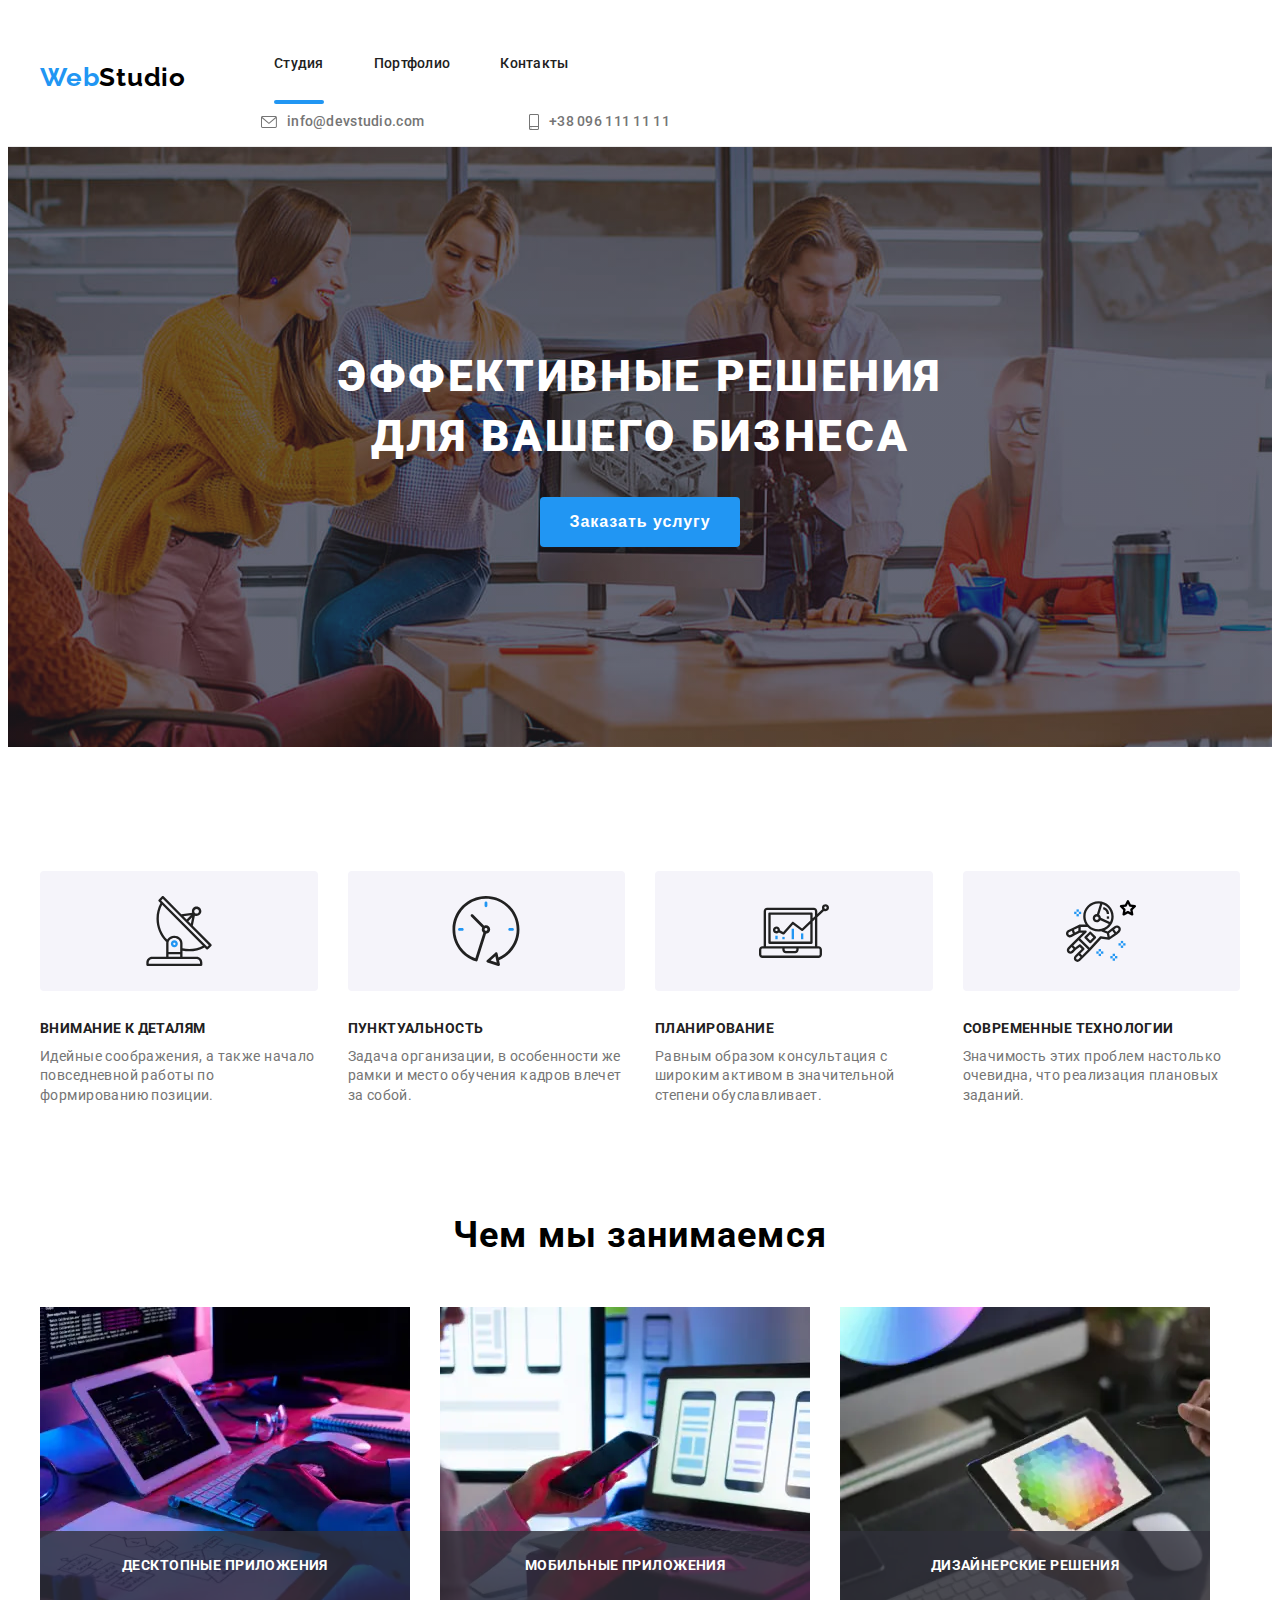
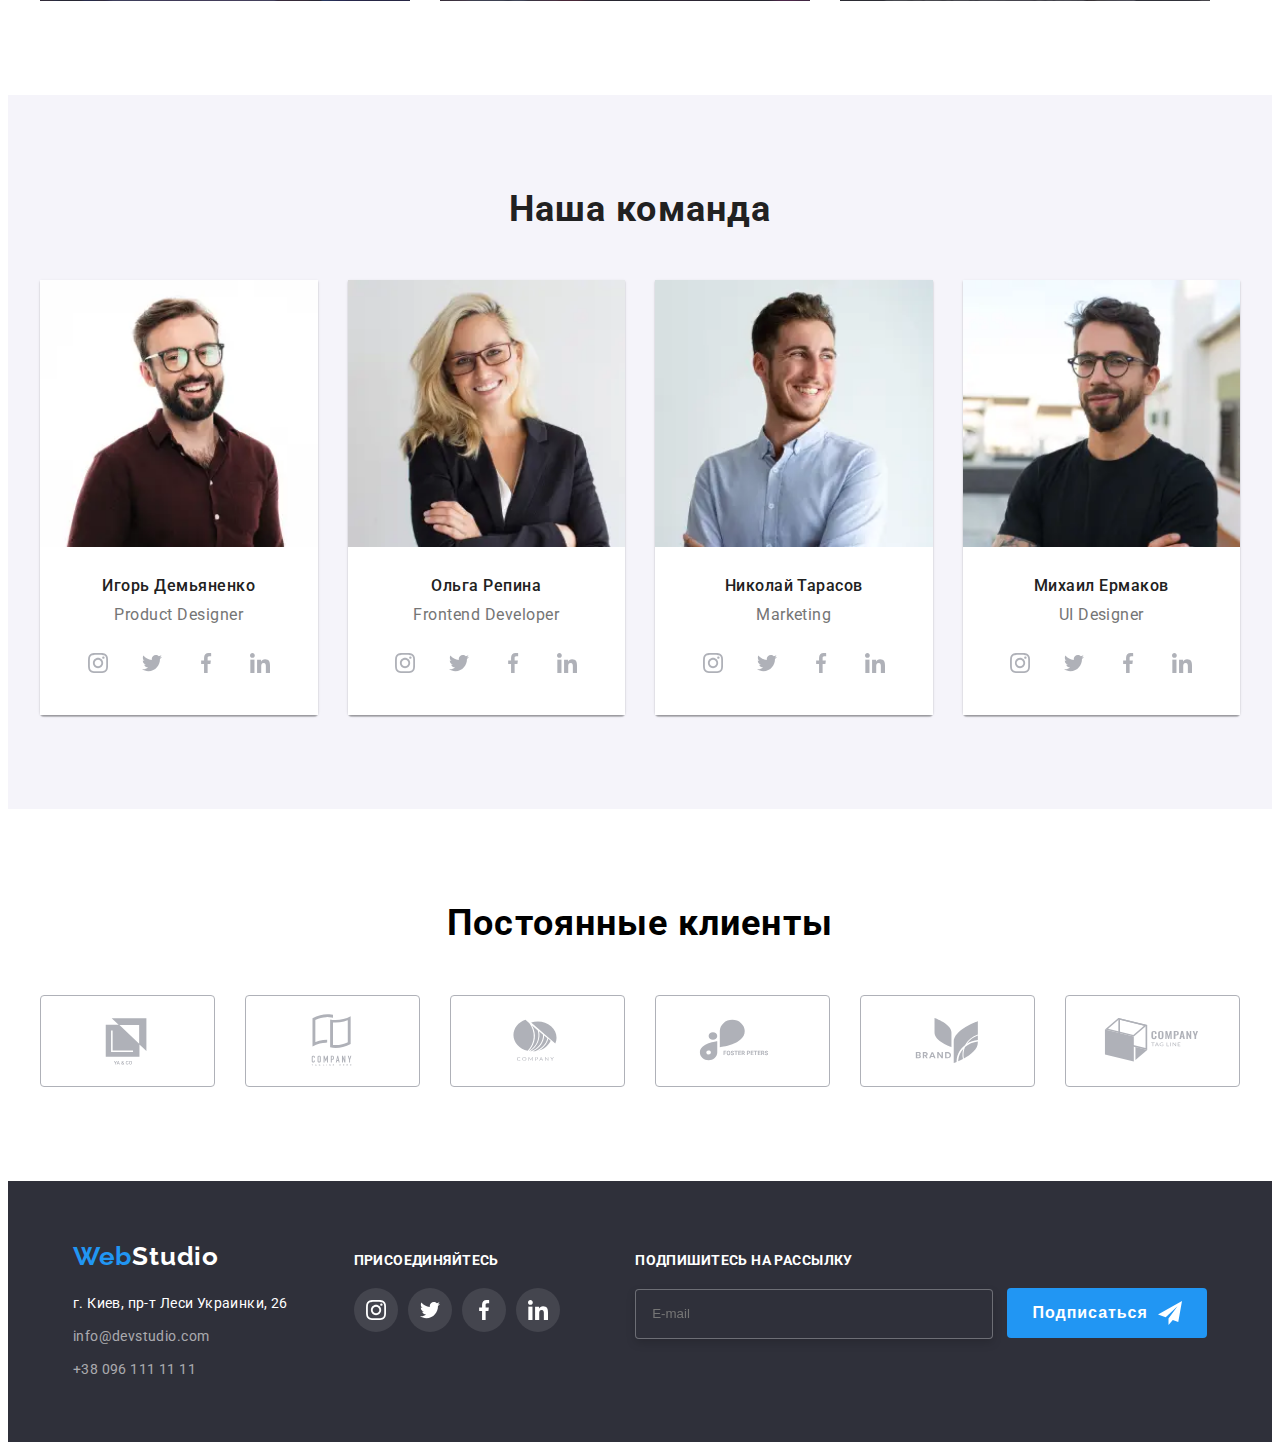
<file: index.html>
<!DOCTYPE html>
<html lang="ru">

<head>
  <meta charset="UTF-8" />
  <meta http-equiv="X-UA-Compatible" content="IE=edge" />
  <meta name="viewport" content="width=device-width, initial-scale=1.0" />
  <title>Document</title>
  <link rel="preconnect" href="https://fonts.googleapis.com" />
  <link rel="preconnect" href="https://fonts.gstatic.com" crossorigin />
  <link href="https://fonts.googleapis.com/css2?family=Raleway:wght@700&family=Roboto:wght@400;500;700;900&display=swap"
    rel="stylesheet" />
  <link rel="stylesheet" href="https://cdnjs.cloudflare.com/ajax/libs/modern-normalize/1.1.0/modern-normalize.min.css"
    integrity="sha512-wpPYUAdjBVSE4KJnH1VR1HeZfpl1ub8YT/NKx4PuQ5NmX2tKuGu6U/JRp5y+Y8XG2tV+wKQpNHVUX03MfMFn9Q=="
    crossorigin="anonymous" referrerpolicy="no-referrer" />
  <link rel="stylesheet" href="./css/main.min.css" />
 </head>

<body>
  <header class="header block">
    <div class="container container__header">
      <a class="logo" href="./index.html" lang="en"><span class="web">Web</span>Studio</a>
      
      <button type="button is-open" class="menu-open" data-menu-open>
        <svg class="menu-open__icon" width="24" height="16">
          <use href="./sprite.svg#icon-menu_mobile"></use></svg>>
      </button>
      <div class="mobile-menu" data-menu>
        <button type="button" class="menu-close" data-menu-close>
          <svg class="menu-close__icon" width="19" height="19">
            <use href="./sprite.svg#icon-Close"></use></svg>
        </button>
            <nav class="header-nav">
        
          <ul class="menu-list">
            <li class="menu-list__item">
              <a class="menu-list__link menu-list__link--current" href="./index.html">Студия</a>
            </li>
            <li class="menu-list__item">
              <a class="menu-list__link" href="./portfolio.html">Портфолио</a>
            </li>
            <li class="menu-list__item">
              <a class="menu-list__link" href="">Контакты</a>
            </li>
          </ul>
        </nav>
      
        <ul class="contacts-list">
        <li class="contacts-item"><a href="mailto:info@devstudio.com" lang="en" class="contacts-link-dark"><svg
              class="contacts-icon" width="16px" height="12px">
              <use href="./sprite.svg#icon-envelope">
              </use>
            </svg>info@devstudio.com</a></li>

        <li class="contacts-item"><a href="tel:+380961111111" class="contacts-link-dark"><svg class="contacts-icon"
              width="10px" height="16px">
              <use href="./sprite.svg#icon-smartphone">
              </use>
            </svg>+38 096 111 11 11</a></li>
            </ul>
            <ul class="menu-socials">
              <li class="menu-socials__item"><a class="menu-socials__link">Instagram</a></li>
              <li class="menu-socials__item"><a class="menu-socials__link">Twitter</a></li>
              <li class="menu-socials__item"><a class="menu-socials__link">Facebook</a></li>
              <li class="menu-socials__item"><a class="menu-socials__link">LinkedIn</a></li>
            </ul>
      </div>
  </div>
  </header>


  <main>
    <section class="hero block">
      <div class="container">
        <h1 class="hero-title">Эффективные решения для вашего бизнеса</h1>
        <button class="header-btn" type="button" data-modal-open>Заказать услугу</button>
    </section>
    <section class="section block">
      <div class="container">
        <h2 class="visually-hidden">Наши приемущества</h2>
        <ul class="section-list">
          <li class="section-item">
            <div class="section-icons">
              <svg class="section-icon" width="70" height="70">
                <use href="./sprite.svg#icon-antenna"></use>
              </svg>
            </div>
            <h3 class="section-title">Внимание к деталям</h3>
            <p class="after-title">
              Идейные соображения, а также начало повседневной работы по формированию позиции.
            </p>
          </li>
          <li class="section-item">
            <div class="section-icons">
              <svg class="section-icon" width="70" height="70">
                <use href="./sprite.svg#icon-clock"></use>
              </svg>
            </div>
            <h3 class="section-title">Пунктуальность</h3>
            <p class="after-title">
              Задача организации, в особенности же рамки и место обучения кадров влечет за собой.
            </p>
          </li>
          <li class="section-item">
            <div class="section-icons">
              <svg class="section-icon" width="70" height="70">
                <use href="./sprite.svg#icon-diagram"></use>
              </svg>
            </div>
            <h3 class="section-title">Планирование</h3>
            <p class="after-title">
              Равным образом консультация с широким активом в значительной степени обуславливает.
            </p>
          </li>
          <li class="section-item">
            <div class="section-icons">
              <svg class="section-icon" width="70" height="70">
                <use href="./sprite.svg#icon-vector4"></use>
              </svg>
            </div>
            <h3 class="section-title">Современные технологии</h3>
            <p class="after-title">
              Значимость этих проблем настолько очевидна, что реализация плановых заданий.
            </p>
          </li>
        </ul>
      </div>
    </section>
    <section class="section direction block">
      <div class="container">
        <h2 class="pre-title">Чем мы занимаемся</h2>
        <ul class="directions list">
          <li class="directions-item">
            <picture>
              <source
                srcset="./images/occupation/occ-1-desktop.webp 1x, ./images/occupation/occ-1-desktop@2x.webp 2x"
                type="image/webp"
              />
              <source
                srcset="./images/occupation/occ-1-desktop.jpg 1x, ./images/occupation/occ-1-desktop@2x.jpg 2x"
              />
              <img src="#" alt="Ппрограммист работающий за столом" width="370" height="294" />
            </picture>
            <p class="info-text">Десктопные приложения</p>
          </li>
          <li class="directions-item">
            <picture>
              <source
                srcset="./images/occupation/occ-2-desktop.webp 1x, ./images/occupation/occ-2-desktop@2x.webp 2x"
                type="image/webp"
              />
              <source
                srcset="./images/occupation/occ-2-desktop.jpg 1x, ./images/occupation/occ-2-desktop@2x.jpg 2x"
              />
              <img src="#" alt="Веб-дизайнер разрабатывает приложения смартфонов" width="370" height="294" />
            </picture>
            <p class="info-text">Мобильные приложения</p>
          </li>
          <li class="directions-item">
            <picture>
              <source
                srcset="./images/occupation/occ-3-desktop.webp 1x, ./images/occupation/occ-3-desktop@2x.webp 2x"
                type="image/webp"
              />
              <source
                srcset="./images/occupation/occ-3-desktop.jpg 1x, ./images/occupation/occ-3-desktop@2x.jpg 2x"
              />
              <img src="#" alt="Выбор цветов на графическом планшете" width="370" height="294" />
            </picture>
            <p class="info-text">Дизайнерские решения</p>
          </li>
        </ul>
    </section>
    </div>
    <section class="section comand block">
      <div class="container">
        <h2 class="comand-pre-title">Наша команда</h2>
        <ul class="comand-list list">

          <li class="comand-item">
            <picture>
              <source
                media="(max-width: 767px)"
                srcset="./images/team/team-1.webp 1x, ./images/team/team-1@2x.webp 2x"
                type="image/webp"
              />
              <source
                media="(max-width: 767px)"
                srcset="./images/team/team-1.jpg 1x, ./images/team/team-1@2x.jpg 2x"
              />
              <source
                media="(max-width: 1199px)"
                srcset="./images/team/team-1-tablet.webp 1x, ./images/team/team-1-tablet@2x.webp 2x"
                type="image/webp"
              />
              <source
                media="(max-width: 1199px)"
                srcset="./images/team/team-1-tablet.jpg 1x, ./images/team/team-1-tablet@2x.jpg 2x"
              />
              <source
                media="(min-width: 1200px)"
                srcset="./images/team/team-1-desktop.webp 1x, ./images/team/team-1-desktop@2x.webp 2x"
                type="image/webp"
              />
              <source
                media="(min-width: 1200px)"
                srcset="./images/team/team-1-desktop.jpg 1x, ./images/team/team-1-desktop@2x.jpg 2x"
              />
              <img src="#" alt="Игорь Демьяненко Product Designer" />
            </picture>
            <div class="comands">
              <h3 class="comand-title">Игорь Демьяненко</h3>
              <p class="comand-text">Product Designer</p>
              <ul class="comand-social social-list">
                <li class="social-item">
                  <a href="" class="social-link">
                    <svg class="social-icon" width="20" height="20">
                      <use href="./sprite.svg#icon-instagram"></use>
                    </svg>
                  </a>
                </li>
                <li class="social-item">
                  <a href="" class="social-link">
                    <svg class="social-icon" width="20" height="20">
                      <use href="./sprite.svg#icon-twitter"></use>
                    </svg>
                  </a>
                </li>
                <li class="social-item">
                  <a href="" class="social-link">
                    <svg class="social-icon" width="20" height="20">
                      <use href="./sprite.svg#icon-facebook"></use>
                    </svg>
                  </a>
                </li>
                <li class="social-item">
                  <a href="" class="social-link">
                    <svg class="social-icon" width="20" height="20">
                      <use href="./sprite.svg#icon-linkedin"></use>
                    </svg>
                  </a>
                </li>
              </ul>
            </div>
          </li>
          <li class="comand-item">
            <picture>
              <source
                media="(max-width: 767px)"
                srcset="./images/team/team-2.webp 1x, ./images/team/team-2@2x.webp 2x"
                type="image/webp"
              />
              <source
                media="(max-width: 767px)"
                srcset="./images/team/team-2.jpg 1x, ./images/team/team-2@2x.jpg 2x"
              />
              <source
                media="(max-width: 1199px)"
                srcset="./images/team/team-2-tablet.webp 1x, ./images/team/team-2-tablet@2x.webp 2x"
                type="image/webp"
              />
              <source
                media="(max-width: 1199px)"
                srcset="./images/team/team-2-tablet.jpg 1x, ./images/team/team-2-tablet@2x.jpg 2x"
              />
              <source
                media="(min-width: 1200px)"
                srcset="./images/team/team-2-desktop.webp 1x, ./images/team/team-2-desktop@2x.webp 2x"
                type="image/webp"
              />
              <source
                media="(min-width: 1200px)"
                srcset="./images/team/team-2-desktop.jpg 1x, ./images/team/team-2-desktop@2x.jpg 2x"
              />
              <img src="#" alt="Ольга Репина Frontend Developer" />
            </picture>
            <div class="comands">
              <h3 class="comand-title">Ольга Репина</h3>
              <p class="comand-text">Frontend Developer</p>
              <ul class="comand-social social-list">
                <li class="social-item">
                  <a href="" class="social-link">
                    <svg class="social-icon" width="20" height="20">
                      <use href="./sprite.svg#icon-instagram"></use>
                    </svg>
                  </a>
                </li>
                <li class="social-item">
                  <a href="" class="social-link">
                    <svg class="social-icon" width="20" height="20">
                      <use href="./sprite.svg#icon-twitter"></use>
                    </svg>
                  </a>
                </li>
                <li class="social-item">
                  <a href="" class="social-link">
                    <svg class="social-icon" width="20" height="20">
                      <use href="./sprite.svg#icon-facebook"></use>
                    </svg>
                  </a>
                </li>
                <li class="social-item">
                  <a href="" class="social-link">
                    <svg class="social-icon" width="20" height="20">
                      <use href="./sprite.svg#icon-linkedin"></use>
                    </svg>
                  </a>
                </li>
              </ul>
            </div>
          </li>
          <li class="comand-item">
            <picture>
              <source
                media="(max-width: 767px)"
                srcset="./images/team/team-3.webp 1x, ./images/team/team-3@2x.webp 2x"
                type="image/webp"
              />
              <source
                media="(max-width: 767px)"
                srcset="./images/team/team-3.jpg 1x, ./images/team/team-3@2x.jpg 2x"
              />
              <source
                media="(max-width: 1199px)"
                srcset="./images/team/team-3-tablet.webp 1x, ./images/team/team-3-tablet@2x.webp 2x"
                type="image/webp"
              />
              <source
                media="(max-width: 1199px)"
                srcset="./images/team/team-3-tablet.jpg 1x, ./images/team/team-3-tablet@2x.jpg 2x"
              />
              <source
                media="(min-width: 1200px)"
                srcset="./images/team/team-3-desktop.webp 1x, ./images/team/team-3-desktop@2x.webp 2x"
                type="image/webp"
              />
              <source
                media="(min-width: 1200px)"
                srcset="./images/team/team-3-desktop.jpg 1x, ./images/team/team-3-desktop@2x.jpg 2x"
              />
              <img src="#" alt="Николай Тарасов Marketing" />
            </picture>
            <div class="comands">
              <h3 class="comand-title">Николай Тарасов</h3>
              <p class="comand-text">Marketing</p>
              <ul class="comand-social social-list">
                <li class="social-item">
                  <a href="" class="social-link">
                    <svg class="social-icon" width="20" height="20">
                      <use href="./sprite.svg#icon-instagram"></use>
                    </svg>
                  </a>
                </li>
                <li class="social-item">
                  <a href="" class="social-link">
                    <svg class="social-icon" width="20" height="20">
                      <use href="./sprite.svg#icon-twitter"></use>
                    </svg>
                  </a>
                </li>
                <li class="social-item">
                  <a href="" class="social-link">
                    <svg class="social-icon" width="20" height="20">
                      <use href="./sprite.svg#icon-facebook"></use>
                    </svg>
                  </a>
                </li>
                <li class="social-item">
                  <a href="" class="social-link">
                    <svg class="social-icon" width="20" height="20">
                      <use href="./sprite.svg#icon-linkedin"></use>
                    </svg>
                  </a>
                </li>
              </ul>
            </div>
          </li>
          <li class="comand-item">
            <picture>
              <source
                media="(max-width: 767px)"
                srcset="./images/team/team-4.webp 1x, ./images/team/team-4@2x.webp 2x"
                type="image/webp"
              />
              <source
                media="(max-width: 767px)"
                srcset="./images/team/team-4.jpg 1x, ./images/team/team-4@2x.jpg 2x"
              />
              <source
                media="(max-width: 1199px)"
                srcset="./images/team/team-4-tablet.webp 1x, ./images/team/team-4-tablet@2x.webp 2x"
                type="image/webp"
              />
              <source
                media="(max-width: 1199px)"
                srcset="./images/team/team-4-tablet.jpg 1x, ./images/team/team-4-tablet@2x.jpg 2x"
              />
              <source
                media="(min-width: 1200px)"
                srcset="./images/team/team-4-desktop.webp 1x, ./images/team/team-4-desktop@2x.webp 2x"
                type="image/webp"
              />
              <source
                media="(min-width: 1200px)"
                srcset="./images/team/team-4-desktop.jpg 1x, ./images/team/team-4-desktop@2x.jpg 2x"
              />
              <img src="#" alt="Михаил Ермаков UI Designer" />
            </picture>
            <div class="comands">
              <h3 class="comand-title">Михаил Ермаков</h3>
              <p class="comand-text">UI Designer</p>
              <ul class="comand-social social-list">
                <li class="social-item">
                  <a href="" class="social-link">
                    <svg class="social-icon" width="20" height="20">
                      <use href="./sprite.svg#icon-instagram"></use>
                    </svg>
                  </a>
                </li>
                <li class="social-item">
                  <a href="" class="social-link">
                    <svg class="social-icon" width="20" height="20">
                      <use href="./sprite.svg#icon-twitter"></use>
                    </svg>
                  </a>
                </li>
                <li class="social-item">
                  <a href="" class="social-link">
                    <svg class="social-icon" width="20" height="20">
                      <use href="./sprite.svg#icon-facebook"></use>
                    </svg>
                  </a>
                </li>
                <li class="social-item">
                  <a href="" class="social-link">
                    <svg class="social-icon" width="20" height="20">
                      <use href="./sprite.svg#icon-linkedin"></use>
                    </svg>
                  </a>
                </li>
              </ul>
            </div>
          </li>
        </ul>
      </div>
    </section>
    </div>
    <section class="section clients block">
      <div class="container">
        <h2 class="clients-title">Постоянные клиенты</h2>
        <ul class="clients-list">
          <li class="clients-item">
            <a href="" class="clients-icons">
              <svg class="clients-icon" width="106" height="60">
                <use href="./sprite.svg#icon-logo1"></use>
              </svg></a>
          </li>
          <li class="clients-item">
            <a href="" class="clients-icons">
              <svg class="clients-icon" width="106" height="60">
                <use href="./sprite.svg#icon-logo2"></use>
              </svg></a>
          </li>
          <li class="clients-item">
            <a href="" class="clients-icons">
              <svg class="clients-icon" width="106" height="60">
                <use href="./sprite.svg#icon-logo3"></use>
              </svg></a>
          </li>
          <li class="clients-item">
            <a href="" class="clients-icons">
              <svg class="clients-icon" width="106" height="60">
                <use href="./sprite.svg#icon-logo4"></use>
              </svg></a>
          </li>
          <li class="clients-item">
            <a href="" class="clients-icons">
              <svg class="clients-icon" width="106" height="60">
                <use href="./sprite.svg#icon-logo5"></use>
              </svg></a>
          </li>
          <li class="clients-item">
            <a href="" class="clients-icons">
              <svg class="clients-icon" width="106" height="60">
                <use href="./sprite.svg#icon-logo6"></use>
              </svg></a>
          </li>
        </ul>
      </div>
    </section>

  </main>
  <footer class="contacts-bot block">
    <div class="container container-footer">
      <div class="footer-adress-left">
        <a class="logo-bottom" href="./index.html" lang="en"><span class="web">Web</span>Studio</a>
        <address class="footer-adress">
          <ul class="contacts-list-bot list">
            <li class="contacts-link">
              <a class="contacts-link-light" href="https://goo.gl/maps/QXSwQN5gtXJ56YAf7">г. Киев, пр-т
                Леси Украинки, 26</a>
            </li>
            <li class="contacts-link">
              <a class="contacts-link-grey" href="mailto:info@devstudio.com">info@devstudio.com</a>
            </li>
            <li class="contacts-link">
              <a class="contacts-link-grey" href="tel:+380961111111"> +38 096 111 11 11</a>
            </li>
          </ul>
        </address>
      </div>

      <div class="footer-social">
        <p class="social-title">Присоединяйтесь
        <ul class="social-list">
          <li class="social-item">
            <a href="" class="social-link-bot">
              <svg class="social-icon-bot" width="20" height="20">
                <use href="./sprite.svg#icon-instagram"></use>
              </svg>
            </a>
          </li>
          <li class="social-item">
            <a href="" class="social-link-bot">
              <svg class="social-icon-bot" width="20" height="20">
                <use href="./sprite.svg#icon-twitter"></use>
              </svg>
            </a>
          </li>
          <li class="social-item">
            <a href="" class="social-link-bot">
              <svg class="social-icon-bot" width="20" height="20">
                <use href="./sprite.svg#icon-facebook"></use>
              </svg>
            </a>
          </li>
          <li class="social-item social-item-right">
            <a href="" class="social-link-bot">
              <svg class="social-icon-bot" width="20" height="20">
                <use href="./sprite.svg#icon-linkedin"></use>
              </svg>
            </a>
          </li>
          </p>
      </div>
      <div class="footer-subscribe">
        <p class="subscribe-title">Подпишитесь на рассылку</p>
        <form action="#" class="subscribe-form">

          <input type="email" class="subscribe-form-input" name="user-mail" placeholder="E-mail"
            pattern="[^@\s]+@[^@\s]+\.[^@\s]+" required>
          <button class="subscribe-form-button" type="submit">Подписаться
            <svg class="subscribe-form-icon">
              <use href="./sprite.svg#icon-send" widht=" 24" height="24"></use>
            </svg>
          </button>
        </form>
      </div>
    </div>


  </footer>
  <div class="backdrop is-hidden" data-modal block>
    <div class="modal">
      <button type="button" class="modal-btn" data-modal-close>
        <svg class="modal-close-icon" width="10" height="9">
          <use href="./sprite.svg#icon-Close"></use>
        </svg>
      </button>
      <form action="" class="modal-form">
        <p class="modal-form-head">Оставьте свои данные, мы вам перезвоним
        </p>
        <label class="modal-form-field">Имя
          <span class="modal-form-wraper">
            <input type="text" class="modal-form-input" name="user-name" minlength="2" pattern="[a-zA-Zа-яА-ЯёË]+"
              title="Имя должно содержать символы кирилицы или латиницы" required><svg class="modal-form-icon">
              <use href="./sprite.svg#icon-fio" widht="18" height="18"></use>
            </svg>

          </span>

        </label>
        <label class="modal-form-field">Телефон
          <span class="modal-form-wraper">
            <input type="tel" class="modal-form-input" name="user-tel" pattern="[0-9]{3}-[0-9]{3}-[0-9]{2}-[0-9]{2}"
              title="Введите в указанном формате 012-345-67-89" required><svg class="modal-form-icon">
              <use href="./sprite.svg#icon-tel" widht="18" height="18"></use>
            </svg>
          </span>
        </label>
        <label class="modal-form-field">Почта
          <span class="modal-form-wraper">
            <input type="email" class="modal-form-input" name="user-mail" pattern="[^@\s]+@[^@\s]+\.[^@\s]+"
              required><svg class="modal-form-icon" widht="24" height="24">
              <use href="./sprite.svg#icon-mail"></use>
            </svg>
          </span>

        </label>
        <label class="modal-form-field">Комментарий
          <textarea type="text" class="modal-form-message" name="user-message" placeholder="Введите текст"></textarea>
        </label>
        <input type="checkbox" id="accept-policy" class="modal-form-checkbox visually-hidden">
        <label for="accept-policy" class="modal-form-checkbox-lable">Соглашаюсь с рассылкой и принимаю&nbsp;<a href="#">
            <span class="checkbox-color">Условия
              договора</span>
          </a></label>
        <button class="modal-form-button" type="submit">Отправить</button>
      </form>
    </div>
  </div>
</body>
<script src="./js/modal.js"></script>
<script src="./js/mobile-menu.js"></script>

</html>
</file>
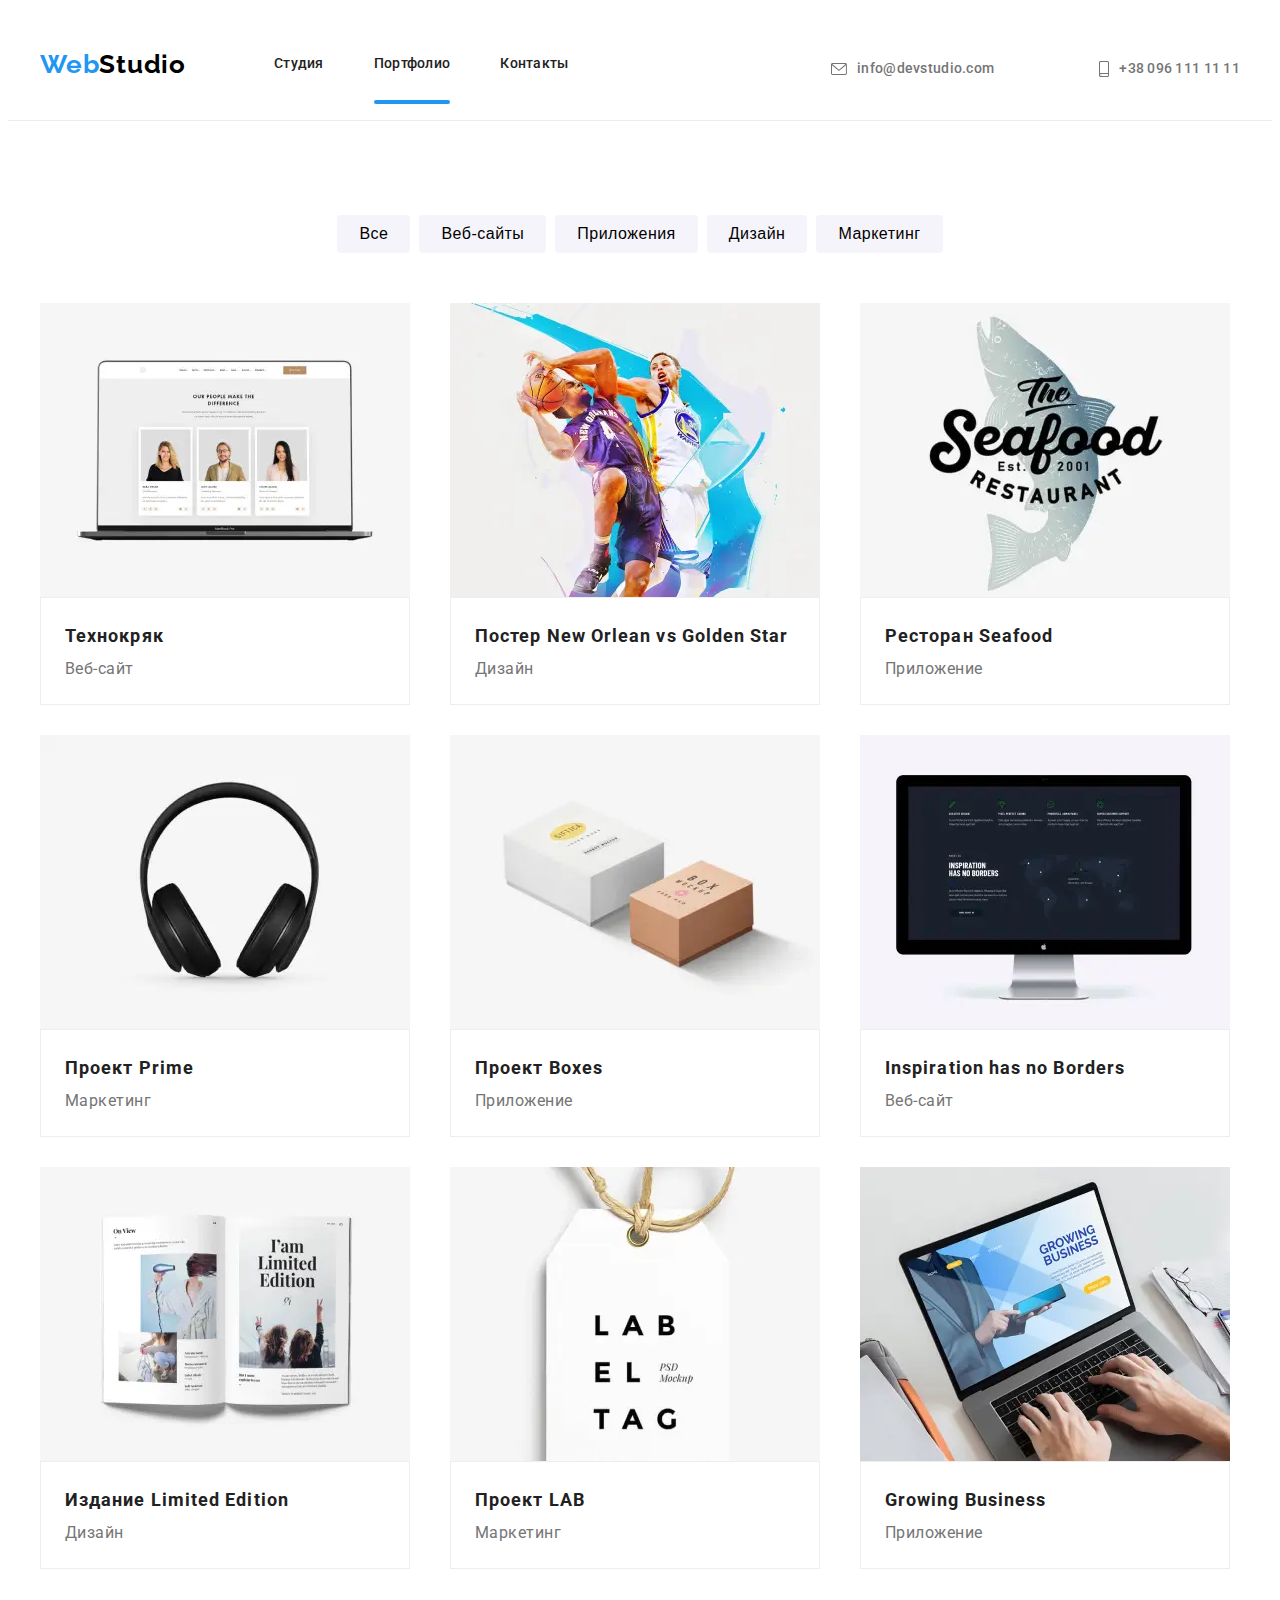
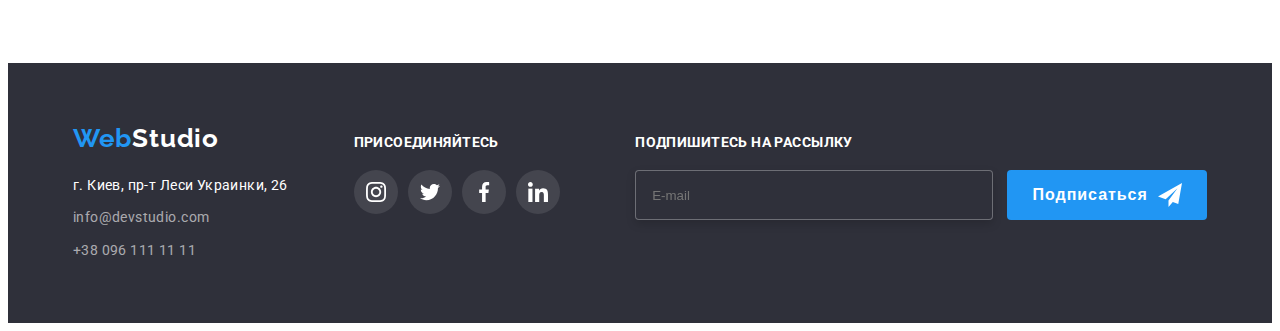
<file: portfolio.html>
<!DOCTYPE html>
<html lang="ru">

<head>
  <meta charset="UTF-8" />
  <meta http-equiv="X-UA-Compatible" content="IE=edge" />
  <meta name="viewport" content="width=device-width, initial-scale=1.0" />
  <title>Document</title>
  <link rel="preconnect" href="https://fonts.googleapis.com" />
  <link rel="preconnect" href="https://fonts.gstatic.com" crossorigin />
  <link href="https://fonts.googleapis.com/css2?family=Raleway:wght@700&family=Roboto:wght@400;500;700;900&display=swap"
    rel="stylesheet" />
  <link rel="stylesheet" href="https://cdnjs.cloudflare.com/ajax/libs/modern-normalize/1.1.0/modern-normalize.min.css"
    integrity="sha512-wpPYUAdjBVSE4KJnH1VR1HeZfpl1ub8YT/NKx4PuQ5NmX2tKuGu6U/JRp5y+Y8XG2tV+wKQpNHVUX03MfMFn9Q=="
    crossorigin="anonymous" referrerpolicy="no-referrer" />
    <link rel="stylesheet" href="./css/main.min.css" />
</head>

<body>
  <header class="header">
    <div class="container container__header">
      <nav class="header-nav">
        <a class="logo" href="./index.html" lang="en"><span class="web">Web</span>Studio</a>
        <ul class="menu-list list">
          <li class="menu-list__item">
            <a class="menu-list__link link" href="./index.html">Студия</a>
          </li>
          <li class="menu-list__item">
            <a class="menu-list__link menu-list__link--current" href="./portfolio.html">Портфолио</a>
          </li>
          <li class="menu-list__item"><a class="menu-list__link link" href="">Контакты</a></li>
        </ul>
      </nav>

      <ul class="contacts-list list">
        <li class="contacts-item"><a href="mailto:info@devstudio.com" lang="en" class="contacts-link-dark"><svg
              class="contacts-icon" width="16px" height="12px">
              <use href="./sprite.svg#icon-envelope">
              </use>
            </svg>info@devstudio.com</a></li>
        <li class="contacts-item"><a href="tel:+380961111111" class="contacts-link-dark"><svg class="contacts-icon"
              width="10px" height="16px">
              <use href="./sprite.svg#icon-smartphone">
              </use>
            </svg>+38 096 111 11 11</a></li>
      </ul>
    </div>
  </header>
  <main>
    <section class="section">
      <div class="container">
        <h1 class="visually-hidden">Меню</h1>
        <ul class="filtr-list">
          <li class="filtr-item"><button type="button" class="filtr-button">Все</button></li>
          <li class="filtr-item">
            <button type="button" class="filtr-button">Веб-сайты</button>
          </li>
          <li class="filtr-item">
            <button type="button" class="filtr-button">Приложения</button>
          </li>
          <li class="filtr-item"><button type="button" class="filtr-button">Дизайн</button></li>
          <li class="filtr-item">
            <button type="button" class="filtr-button">Маркетинг</button>
          </li>
        </ul>
        <div class="portfolo">
          <ul class="portfolio-list">
            <li class="porfolio-item">
              <a href="" class="portfolio-link">
                <div class="porfolio-item-wrap">
                  <picture>
										<source
											media="(max-width: 767px)"
											srcset="./images/works/works-1.webp 1x, ./images/works/works-1@2x.webp 2x"
											type="image/webp"
										/>
										<source
											media="(max-width: 767px)"
											srcset="./images/works/works-1.jpg 1x, ./images/works/works-1@2x.jpg 2x"
										/>
										<source
											media="(max-width: 1199px)"
											srcset="./images/works/works-1-tablet.webp 1x, ./images/works/works-1-tablet@2x.webp 2x"
											type="image/webp"
										/>
										<source
											media="(max-width: 1199px)"
											srcset="./images/works/works-1-tablet.jpg 1x, ./images/works/works-1-tablet@2x.jpg 2x"
										/>
										<source
											media="(min-width: 1200px)"
											srcset="./images/works/works-1-desktop.webp 1x, ./images/works/works-1-desktop@2x.webp 2x"
											type="image/webp"
										/>
										<source
											media="(min-width: 1200px)"
											srcset="./images/works/works-1-desktop.jpg 1x, ./images/works/works-1-desktop@2x.jpg 2x"
										/>
										<img src="#" alt="Монитор ноутбука" />
									</picture>
                  <p class="portfolio-picture-text">Технокряк это современная площадка распространения коронавируса.
                    Компании используют эту платформу для цифрового шпионажа и атак на защищённые сервера конкурентов.
                  </p>
                </div>
                <div class="porfolio-texts">
                  <h2 class="portfolio-title">Технокряк</h2>
                  <p class="portfolio-text">Веб-сайт</p>
                </div>
              </a>
            </li>
            <li class="porfolio-item">
              <a href="" class="portfolio-link">
                <div class="porfolio-item-wrap">
                  <picture>
										<source
											media="(max-width: 767px)"
											srcset="./images/works/works-2.webp 1x, ./images/works/works-2@2x.webp 2x"
											type="image/webp"
										/>
										<source
											media="(max-width: 767px)"
											srcset="./images/works/works-2.jpg 1x, ./images/works/works-2@2x.jpg 2x"
										/>
										<source
											media="(max-width: 1199px)"
											srcset="./images/works/works-2-tablet.webp 1x, ./images/works/works-2-tablet@2x.webp 2x"
											type="image/webp"
										/>
										<source
											media="(max-width: 1199px)"
											srcset="./images/works/works-2-tablet.jpg 1x, ./images/works/works-2-tablet@2x.jpg 2x"
										/>
										<source
											media="(min-width: 1200px)"
											srcset="./images/works/works-2-desktop.webp 1x, ./images/works/works-2-desktop@2x.webp 2x"
											type="image/webp"
										/>
										<source
											media="(min-width: 1200px)"
											srcset="./images/works/works-2-desktop.jpg 1x, ./images/works/works-2-desktop@2x.jpg 2x"
										/>
										<img src="#" alt="Два баскетболиста" />
									</picture>
                  <p class="portfolio-picture-text">Технокряк это современная площадка распространения коронавируса.
                    Компании используют эту платформу для цифрового шпионажа и атак на защищённые сервера конкурентов.
                  </p>
                </div>

                <div class="porfolio-texts">
                  <h2 class="portfolio-title">Постер New Orlean vs Golden Star</h2>
                  <p class="portfolio-text">Дизайн</p>
                </div>
              </a>
            </li>
            <li class="porfolio-item">
              <a href="" class="portfolio-link">
                <div class="porfolio-item-wrap">
                  <picture>
										<source
											media="(max-width: 767px)"
											srcset="./images/works/works-3.webp 1x, ./images/works/works-3@2x.webp 2x"
											type="image/webp"
										/>
										<source
											media="(max-width: 767px)"
											srcset="./images/works/works-3.jpg 1x, ./images/works/works-3@2x.jpg 2x"
										/>
										<source
											media="(max-width: 1199px)"
											srcset="./images/works/works-3-tablet.webp 1x, ./images/works/works-3-tablet@2x.webp 2x"
											type="image/webp"
										/>
										<source
											media="(max-width: 1199px)"
											srcset="./images/works/works-3-tablet.jpg 1x, ./images/works/works-3-tablet@2x.jpg 2x"
										/>
										<source
											media="(min-width: 1200px)"
											srcset="./images/works/works-3-desktop.webp 1x, ./images/works/works-3-desktop@2x.webp 2x"
											type="image/webp"
										/>
										<source
											media="(min-width: 1200px)"
											srcset="./images/works/works-3-desktop.jpg 1x, ./images/works/works-3-desktop@2x.jpg 2x"
										/>
										<img src="#" alt="Рыба на логотипе ресторана" />
									</picture>
                  <p class="portfolio-picture-text">Технокряк это современная площадка распространения коронавируса.
                    Компании используют эту платформу для цифрового шпионажа и атак на защищённые сервера конкурентов.
                  </p>
                </div>

                <div class="porfolio-texts">
                  <h2 class="portfolio-title">Ресторан Seafood</h2>
                  <p class="portfolio-text">Приложение</p>
                </div>
              </a>
            </li>
            <li class="porfolio-item">
              <a href="" class="portfolio-link">
                <div class="porfolio-item-wrap">
                  <picture>
										<source
											media="(max-width: 767px)"
											srcset="./images/works/works-4.webp 1x, ./images/works/works-4@2x.webp 2x"
											type="image/webp"
										/>
										<source
											media="(max-width: 767px)"
											srcset="./images/works/works-4.jpg 1x, ./images/works/works-4@2x.jpg 2x"
										/>
										<source
											media="(max-width: 1199px)"
											srcset="./images/works/works-4-tablet.webp 1x, ./images/works/works-4-tablet@2x.webp 2x"
											type="image/webp"
										/>
										<source
											media="(max-width: 1199px)"
											srcset="./images/works/works-4-tablet.jpg 1x, ./images/works/works-4-tablet@2x.jpg 2x"
										/>
										<source
											media="(min-width: 1200px)"
											srcset="./images/works/works-4-desktop.webp 1x, ./images/works/works-4-desktop@2x.webp 2x"
											type="image/webp"
										/>
										<source
											media="(min-width: 1200px)"
											srcset="./images/works/works-4-desktop.jpg 1x, ./images/works/works-4-desktop@2x.jpg 2x"
										/>
										<img src="#" alt="Наушники" />
									</picture>
                  <p class="portfolio-picture-text">Технокряк это современная площадка распространения коронавируса.
                    Компании используют эту платформу для цифрового шпионажа и атак на защищённые сервера конкурентов.
                  </p>
                </div>
                <div class="porfolio-texts">
                  <h2 class="portfolio-title">Проект Prime</h2>
                  <p class="portfolio-text">Маркетинг</p>
                </div>
              </a>
            </li>

            <li class="porfolio-item">
              <a href="" class="portfolio-link">
                <div class="porfolio-item-wrap">
                  <picture>
										<source
											media="(max-width: 767px)"
											srcset="./images/works/works-5.webp 1x, ./images/works/works-5@2x.webp 2x"
											type="image/webp"
										/>
										<source
											media="(max-width: 767px)"
											srcset="./images/works/works-5.jpg 1x, ./images/works/works-5@2x.jpg 2x"
										/>
										<source
											media="(max-width: 1199px)"
											srcset="./images/works/works-5-tablet.webp 1x, ./images/works/works-5-tablet@2x.webp 2x"
											type="image/webp"
										/>
										<source
											media="(max-width: 1199px)"
											srcset="./images/works/works-5-tablet.jpg 1x, ./images/works/works-5-tablet@2x.jpg 2x"
										/>
										<source
											media="(min-width: 1200px)"
											srcset="./images/works/works-5-desktop.webp 1x, ./images/works/works-5-desktop@2x.webp 2x"
											type="image/webp"
										/>
										<source
											media="(min-width: 1200px)"
											srcset="./images/works/works-5-desktop.jpg 1x, ./images/works/works-5-desktop@2x.jpg 2x"
										/>
										<img src="#" alt="Две коробки" />
									</picture>
                  <p class="portfolio-picture-text">Технокряк это современная площадка распространения коронавируса.
                    Компании используют эту платформу для цифрового шпионажа и атак на защищённые сервера конкурентов.
                  </p>
                </div>

                <div class="porfolio-texts">
                  <h2 class="portfolio-title">Проект Boxes</h2>
                  <p class="portfolio-text">Приложение</p>
                </div>
              </a>
            </li>

            <li class="porfolio-item">
              <a href="" class="portfolio-link">
                <div class="porfolio-item-wrap">
                  <picture>
										<source
											media="(max-width: 767px)"
											srcset="./images/works/works-6.webp 1x, ./images/works/works-6@2x.webp 2x"
											type="image/webp"
										/>
										<source
											media="(max-width: 767px)"
											srcset="./images/works/works-6.jpg 1x, ./images/works/works-6@2x.jpg 2x"
										/>
										<source
											media="(max-width: 1199px)"
											srcset="./images/works/works-6-tablet.webp 1x, ./images/works/works-6-tablet@2x.webp 2x"
											type="image/webp"
										/>
										<source
											media="(max-width: 1199px)"
											srcset="./images/works/works-6-tablet.jpg 1x, ./images/works/works-6-tablet@2x.jpg 2x"
										/>
										<source
											media="(min-width: 1200px)"
											srcset="./images/works/works-6-desktop.webp 1x, ./images/works/works-6-desktop@2x.webp 2x"
											type="image/webp"
										/>
										<source
											media="(min-width: 1200px)"
											srcset="./images/works/works-6-desktop.jpg 1x, ./images/works/works-6-desktop@2x.jpg 2x"
										/>
										<img src="#" alt="Монитор" />
									</picture>
                  <p class="portfolio-picture-text">Технокряк это современная площадка распространения коронавируса.
                    Компании используют эту платформу для цифрового шпионажа и атак на защищённые сервера конкурентов.
                  </p>
                </div>

                <div class="porfolio-texts">
                  <h2 class="portfolio-title">Inspiration has no Borders</h2>
                  <p class="portfolio-text">Веб-сайт</p>
                </div>
              </a>
            </li>

            <li class="porfolio-item">
              <a href="" class="portfolio-link">
                <div class="porfolio-item-wrap">
                  <picture>
										<source
											media="(max-width: 767px)"
											srcset="./images/works/works-7.webp 1x, ./images/works/works-7@2x.webp 2x"
											type="image/webp"
										/>
										<source
											media="(max-width: 767px)"
											srcset="./images/works/works-7.jpg 1x, ./images/works/works-7@2x.jpg 2x"
										/>
										<source
											media="(max-width: 1199px)"
											srcset="./images/works/works-7-tablet.webp 1x, ./images/works/works-7-tablet@2x.webp 2x"
											type="image/webp"
										/>
										<source
											media="(max-width: 1199px)"
											srcset="./images/works/works-7-tablet.jpg 1x, ./images/works/works-7-tablet@2x.jpg 2x"
										/>
										<source
											media="(min-width: 1200px)"
											srcset="./images/works/works-7-desktop.webp 1x, ./images/works/works-7-desktop@2x.webp 2x"
											type="image/webp"
										/>
										<source
											media="(min-width: 1200px)"
											srcset="./images/works/works-7-desktop.jpg 1x, ./images/works/works-7-desktop@2x.jpg 2x"
										/>
										<img src="#" alt="Журнал" />
									</picture>
                  <p class="portfolio-picture-text">Технокряк это современная площадка распространения коронавируса.
                    Компании используют эту платформу для цифрового шпионажа и атак на защищённые сервера конкурентов.
                  </p>
                </div>

                <div class="porfolio-texts">
                  <h2 class="portfolio-title">Издание Limited Edition</h2>
                  <p class="portfolio-text">Дизайн</p>
                </div>
              </a>
            </li>

            <li class="porfolio-item">
              <a href="" class="portfolio-link">
                <div class="porfolio-item-wrap">
                  <picture>
										<source
											media="(max-width: 767px)"
											srcset="./images/works/works-8.webp 1x, ./images/works/works-8@2x.webp 2x"
											type="image/webp"
										/>
										<source
											media="(max-width: 767px)"
											srcset="./images/works/works-8.jpg 1x, ./images/works/works-8@2x.jpg 2x"
										/>
										<source
											media="(max-width: 1199px)"
											srcset="./images/works/works-8-tablet.webp 1x, ./images/works/works-8-tablet@2x.webp 2x"
											type="image/webp"
										/>
										<source
											media="(max-width: 1199px)"
											srcset="./images/works/works-8-tablet.jpg 1x, ./images/works/works-8-tablet@2x.jpg 2x"
										/>
										<source
											media="(min-width: 1200px)"
											srcset="./images/works/works-8-desktop.webp 1x, ./images/works/works-8-desktop@2x.webp 2x"
											type="image/webp"
										/>
										<source
											media="(min-width: 1200px)"
											srcset="./images/works/works-8-desktop.jpg 1x, ./images/works/works-8-desktop@2x.jpg 2x"
										/>
										<img src="#" alt="Бирка" />
									</picture>
                  <p class="portfolio-picture-text">Технокряк это современная площадка распространения коронавируса.
                    Компании используют эту платформу для цифрового шпионажа и атак на защищённые сервера конкурентов.
                  </p>
                </div>

                <div class="porfolio-texts">
                  <h2 class="portfolio-title">Проект LAB</h2>
                  <p class="portfolio-text">Маркетинг</p>
                </div>
              </a>
            </li>

            <li class="porfolio-item">
              <a href="" class="portfolio-link">
                <div class="porfolio-item-wrap">
                  <picture>
										<source
											media="(max-width: 767px)"
											srcset="./images/works/works-9.webp 1x, ./images/works/works-9@2x.webp 2x"
											type="image/webp"
										/>
										<source
											media="(max-width: 767px)"
											srcset="./images/works/works-9.jpg 1x, ./images/works/works-9@2x.jpg 2x"
										/>
										<source
											media="(max-width: 1199px)"
											srcset="./images/works/works-9-tablet.webp 1x, ./images/works/works-9-tablet@2x.webp 2x"
											type="image/webp"
										/>
										<source
											media="(max-width: 1199px)"
											srcset="./images/works/works-9-tablet.jpg 1x, ./images/works/works-9-tablet@2x.jpg 2x"
										/>
										<source
											media="(min-width: 1200px)"
											srcset="./images/works/works-9-desktop.webp 1x, ./images/works/works-9-desktop@2x.webp 2x"
											type="image/webp"
										/>
										<source
											media="(min-width: 1200px)"
											srcset="./images/works/works-9-desktop.jpg 1x, ./images/works/works-9-desktop@2x.jpg 2x"
										/>
										<img src="#" alt="Нетбук" />
									</picture>
                  <p class="portfolio-picture-text">Технокряк это современная площадка распространения коронавируса.
                    Компании используют эту платформу для цифрового шпионажа и атак на защищённые сервера конкурентов.
                  </p>
                </div>

                <div class="porfolio-texts">
                  <h2 class="portfolio-title">Growing Business</h2>
                  <p class="portfolio-text">Приложение</p>
                </div>
              </a>
            </li>
          </ul>
    </section>
    </div>
  </main>
  <footer class="contacts-bot">
    <div class="container container-footer">
      <div class="footer-adress-left">
        <a class="logo-bottom" href="./index.html" lang="en"><span class="web">Web</span>Studio</a>
        <address class="footer-adress">
          <ul class="contacts-list-bot list">
            <li class="contacts-link">
              <a class="contacts-link-light" href="https://goo.gl/maps/QXSwQN5gtXJ56YAf7">г. Киев, пр-т
                Леси Украинки, 26</a>
            </li>
            <li class="contacts-link">
              <a class="contacts-link-grey" href="mailto:info@devstudio.com">info@devstudio.com</a>
            </li>
            <li class="contacts-link">
              <a class="contacts-link-grey" href="tel:+380961111111"> +38 096 111 11 11</a>
            </li>
          </ul>
        </address>
      </div>

      <div class="footer-social">
        <p class="social-title">Присоединяйтесь
        <ul class="comand-social social-list">
          <li class="social-item">
            <a href="" class="social-link-bot">
              <svg class="social-icon-bot" width="20" height="20">
                <use href="./sprite.svg#icon-instagram"></use>
              </svg>
            </a>
          </li>
          <li class="social-item">
            <a href="" class="social-link-bot">
              <svg class="social-icon-bot" width="20" height="20">
                <use href="./sprite.svg#icon-twitter"></use>
              </svg>
            </a>
          </li>
          <li class="social-item">
            <a href="" class="social-link-bot">
              <svg class="social-icon-bot" width="20" height="20">
                <use href="./sprite.svg#icon-facebook"></use>
              </svg>
            </a>
          </li>
          <li class="social-item">
            <a href="" class="social-link-bot">
              <svg class="social-icon-bot" width="20" height="20">
                <use href="./sprite.svg#icon-linkedin"></use>
              </svg>
            </a>
          </li>
          </p>
      </div>

      <div class="footer-subscribe">
        <p class="subscribe-title">Подпишитесь на рассылку</p>
        <form action="#" class="subscribe-form">

          <input type="email" class="subscribe-form-input" name="user-mail" placeholder="E-mail"
            pattern="[^@\s]+@[^@\s]+\.[^@\s]+" required>
          <button class="subscribe-form-button" type="submit">Подписаться
            <svg class="subscribe-form-icon">
              <use href="./sprite.svg#icon-send" widht=" 24" height="24"></use>
            </svg>
          </button>
        </form>
      </div>



    </div>
  </footer>
</body>

</html>
</file>
<file: css/main.min.css>
:root{--primary-title-color: #ffffff;--secondary-title-color: #212121;--third-tite-color: #757575;--primary-text-color: #212121;--second-text-color: #757575;--accent-color: #2196f3}.visually-hidden{position:absolute;width:1px;height:1px;margin:-1px;border:0;padding:0;white-space:nowrap;clip-path:inset(100%);clip:rect(0 0 0 0);overflow:hidden}p,h1,h2,h3,h4,h5,h6{margin:0}ul{list-style:none;margin:0;padding:0}img{height:auto;display:block;min-width:100%}body{font-family:'Roboto', sans-serif}a{text-decoration:none}.container{margin-right:auto;margin-left:auto;padding-left:15px;padding-right:15px}@media screen and (min-width: 480px){.container{margin:0 auto;width:480px}}@media screen and (min-width: 768px){.container{width:768px}}@media screen and (min-width: 1200px){.container{width:1200px}}.logo{display:flex;font-family:Raleway;font-weight:700;font-size:24px;line-height:1.17;letter-spacing:0.03em;text-decoration:none;color:#000000}@media screen and (max-width: 1199px){.logo{justify-content:center}}@media screen and (min-width: 1200px){.logo{font-size:26px;line-height:1.19}}.web{color:#2196f3}.menu-list{align-items:center}@media screen and (min-width: 768px){.menu-list{display:flex;margin-left:88px}}.menu-list__item:not(:last-child){margin-right:50px}.menu-list__link{display:block;font-weight:500;font-size:14px;line-height:1.14;letter-spacing:0.02em;color:var(--primary-text-color);cursor:pointer;padding-top:32px;padding-bottom:32px;transition:color 250ms cubic-bezier(0.4, 0, 0.2, 1);position:relative}.menu-list__link:hover,.menu-list__link:focus{color:var(--accent-color)}.menu-list__link.current{color:var(--accent-color)}.menu-list__link--current::after{content:'';width:100%;position:absolute;height:4px;border-radius:2px;bottom:0px;display:block;background-color:var(--accent-color)}@media screen and (min-width: 768px){.contacts-list{margin-left:0;display:block}}@media screen and (min-width: 1200px){.contacts-list{margin-left:auto;display:flex;align-items:center}}.contacts-item:not(:last-child){margin-right:30px}.contacts-item{display:flex;justify-content:center;align-items:center}@media screen and (min-width: 768px){.contacts-item{margin-left:75px;display:block;margin-top:10px}}.contacts-icon{margin-right:10px;display:flex;justify-content:center;align-items:center;fill:var(--third-tite-color);transition:fill 250ms cubic-bezier(0.4, 0, 0.2, 1)}.contacts-link-dark{display:flex;align-items:center;font-weight:500;font-size:14px;line-height:1.14;letter-spacing:0.02em;color:var(--third-tite-color);transition:color 250ms cubic-bezier(0.4, 0, 0.2, 1),fill 250ms cubic-bezier(0.4, 0, 0.2, 1)}.contacts-link-dark:hover,.contacts-link-dark:focus{color:var(--accent-color);fill:var(--accent-color);cursor:pointer}.contacts-link-dark:hover .contacts-icon,.contacts-link-dark:focus .contacts-icon{fill:var(--accent-color)}.contacts-link{margin-bottom:9px}.contacts-link:last-child{margin-bottom:0px}.backdrop{width:100vw;height:100vh;background-color:rgba(0,0,0,0.2);position:fixed;top:0;transition:opacity 250ms cubic-bezier(0.4, 0, 0.2, 1),visibility 250ms cubic-bezier(0.4, 0, 0.2, 1)}.backdrop.is-hidden{visibility:hidden;opacity:0;pointer-events:none}.backdrop.is-hidden .modal{transform:translate(-50%, -50%) rotate(180deg);transition:transform 250ms cubic-bezier(0.4, 0, 0.2, 1),visibility 250ms cubic-bezier(0.4, 0, 0.2, 1)}.modal{position:absolute;width:90%;max-width:450px;min-height:581px;background:#ffffff;box-shadow:0px 1px 3px rgba(0,0,0,0.12),0px 1px 1px rgba(0,0,0,0.14),0px 2px 1px rgba(0,0,0,0.2);border-radius:4px;top:50%;left:50%;transform:translate(-50%, -50%) rotate(0deg);transition:transform 250ms cubic-bezier(0.4, 0, 0.2, 1),visibility 250ms cubic-bezier(0.4, 0, 0.2, 1);padding:40px}.modal-btn{border:1px solid rgba(0,0,0,0.1);background-color:var(--primary-title-color);width:30px;height:30px;border-radius:50%;position:absolute;top:8px;right:8px;display:flex;align-items:center;justify-content:center;transition:color 250ms cubic-bezier(0.4, 0, 0.2, 1);cursor:pointer}.modal-btn:hover,.modal-btn:focus{color:var(--accent-color)}.modal-close-icon{fill:currentColor}.modal-form{display:flex;flex-direction:column}.modal-form-button{align-self:center}.modal-form-head{font-weight:700;font-size:20px;line-height:1.15;text-align:center;letter-spacing:0.03em;margin-bottom:12px}.modal-form-field{font-weight:400;font-size:12px;line-height:1.16;letter-spacing:0.01em;color:#757575;margin-bottom:20px}.modal-form-wraper{position:relative;margin-top:4px;display:block}.modal-form-input{width:100%;height:40px;border:1px solid rgba(33,33,33,0.2);box-sizing:border-box;border-radius:4px;padding-left:42px;transition:border-color 250ms cubic-bezier(0.4, 0, 0.2, 1)}.modal-form-input:focus{outline:none;border-color:var(--accent-color)}.modal-form-message{display:block;width:100%;height:120px;border:1px solid rgba(33,33,33,0.2);box-sizing:border-box;border-radius:4px;resize:none;margin-top:6px;padding:12px 16px;transition:border-color 250ms cubic-bezier(0.4, 0, 0.2, 1)}.modal-form-message::placeholder{color:rgba(117,117,117,0.5);font-weight:400;font-size:12px;line-height:1.16;letter-spacing:0.01em}.modal-form-message:focus{outline:none;border-color:var(--accent-color)}.modal-form-icon{display:block;width:18px;height:18px;position:absolute;top:50%;left:12px;transform:translateY(-50%);transition:fill 250ms cubic-bezier(0.4, 0, 0.2, 1)}.modal-form-input:focus+.modal-form-icon{fill:var(--accent-color)}.modal-form-checkbox-lable{display:flex;align-items:center;justify-content:center;margin-bottom:30px;font-weight:400;font-size:14px;line-height:1.71;letter-spacing:0.03em;color:#757575}.modal-form-checkbox-lable::before{display:block;content:'';width:16px;height:15px;border:1px solid #212121;cursor:pointer;margin-right:9px;border-radius:3px}.modal-form-checkbox:checked+.modal-form-checkbox-lable::before{background-color:var(--accent-color);background-image:url(../images/check.svg);background-position:center;border:none}.modal-form-checkbox:checked+.modal-form-checkbox-lable::before{outline:2px solid var(--accent-color)}.checkbox-color{color:var(--accent-color);text-decoration:underline}.modal-form-button{display:flex;justify-content:center;align-items:center;margin:0 auto;font-weight:700;font-size:16px;line-height:1.87;letter-spacing:0.06em;color:var(--primary-title-color);background-color:var(--accent-color);cursor:pointer;width:200px;height:50px;text-align:center;border-radius:4px;border:transparent}.modal-form-button:hover,.modal-form-button:focus{box-shadow:0px 4px 4px rgba(0,0,0,0.15)}.pre-title{font-weight:400;font-size:14px;line-height:1.14;text-align:center;letter-spacing:.03em;margin-bottom:50px}@media screen and (min-width: 768px){.pre-title{font-weight:500;font-size:28px;line-height:1.28;text-align:center;letter-spacing:.03em;margin-bottom:50px}}@media screen and (min-width: 1200px){.pre-title{font-weight:700;font-size:36px;line-height:1.16;text-align:center;letter-spacing:.03em;margin-bottom:50px}}.comand-pre-title{font-weight:700;font-size:36px;line-height:1.16;text-align:center;letter-spacing:.03em;margin-bottom:50px;color:var(--secondary-title-color)}@media screen and (min-width: 768px){.comand-pre-title{font-weight:500;font-size:28px;line-height:1.28;text-align:center;letter-spacing:.03em;margin-bottom:50px}}@media screen and (min-width: 1200px){.comand-pre-title{font-weight:700;font-size:36px;line-height:1.16;text-align:center;letter-spacing:.03em;margin-bottom:50px}}.clients-title{font-weight:700;font-size:36px;line-height:1.16;text-align:center;letter-spacing:.03em;margin-bottom:30px}@media screen and (min-width: 768px){.clients-title{font-weight:500;font-size:28px;line-height:1.28;text-align:center;letter-spacing:.03em;margin-bottom:50px}}@media screen and (min-width: 1200px){.clients-title{font-weight:700;font-size:36px;line-height:1.16;text-align:center;letter-spacing:.03em;margin-bottom:50px}}.social-title{font-weight:700;font-size:14px;line-height:16px;letter-spacing:0.03em;text-transform:uppercase;color:#ffffff;margin-top:30px;margin-bottom:20px;text-align:center}@media screen and (min-width: 1200px){.social-title{text-align:inherit}}.subscribe-title{font-weight:700;font-size:14px;line-height:16px;letter-spacing:0.03em;text-transform:uppercase;color:#ffffff;margin-bottom:20px;margin-top:30px;text-align:center}@media screen and (min-width: 1200px){.subscribe-title{text-align:inherit}}@media screen and (max-width: 767px){.mobile-menu{position:fixed;z-index:100;top:0;left:0;width:100vw;height:100vh;background-color:teal;padding:48px 40px;opacity:0;visibility:hidden;pointer-events:none}.mobile-menu.is-open{opacity:1;visibility:visible;pointer-events:all}}@media screen and (max-width: 1200px){.mobile-menu{display:flex}}.header{border-bottom:1px solid #ececec;padding-top:16px;padding-bottom:16px}@media screen and (max-width: 768px){.header{padding-top:26px;padding-bottom:26px}}@media screen and (max-width: 1200px){.header{padding-top:24px;padding-bottom:24px}}.header-nav{display:flex;align-items:center}.container__header{display:flex;justify-content:space-between;align-items:center}@media screen and (min-width: 768px){.container__header{justify-content:start}}.header-contacts{margin-left:auto}.header-btn{display:flex;justify-content:center;align-items:center;margin:0 auto;font-weight:700;font-size:16px;line-height:1, 87;letter-spacing:0.06em;color:var(--primary-title-color);background-color:var(--accent-color);cursor:pointer;width:200px;height:50px;text-align:center;margin-top:30px;border-radius:4px;border:none}.header-btn:focus,.header-btn:hover{box-shadow:0px 4px 4px rgba(0,0,0,0.15)}.menu-open{border:none;background-color:transparent;cursor:pointer;padding:0;line-height:0}.menu-open:focus,.menu-open:hover{fill:var(--accent-color)}@media screen and (min-width: 768px){.menu-open{display:none}}.menu-close{position:absolute;top:10px;right:15px;border:none;background-color:transparent;cursor:pointer;padding:0;line-height:0}.menu-close:focus,.menu-close:hover{fill:var(--accent-color)}@media screen and (min-width: 768px){.menu-close{display:none}}.menu-close__icon{position:absolute;top:20px;right:25px}.menu-socials{display:flex}@media screen and (min-width: 768px){.menu-socials{display:none}}.menu-socials__item:not(:last-child){padding-right:10px;border-right:1px solid rgba(33,33,33,0.2)}.menu-socials__item:not(:first-child){padding-left:10px}.menu-socials__link{font-weight:500;font-size:18px;line-height:1.22;letter-spacing:0.02em;color:var(--accent-color)}@media screen and (max-width: 440px){.menu-socials__link{font-size:4vw}}.section{padding:60px 0}@media screen and (min-width: 1200px){.section{padding:94px 0}}@media screen and (min-width: 768px){.section-list{display:flex;flex-wrap:wrap;margin:-15px}}@media screen and (min-width: 768px){.section-item{margin:15px;flex-basis:calc((100% - 60px) / 2)}}@media screen and (min-width: 1200px){.section-item{flex-basis:calc((100% - 120px) / 4)}}@media screen and (min-width: 767px){.section-item:not(:last-child){margin-bottom:30px}}.section-icons{width:100%;height:120px;background:#f5f4fa;border-radius:4px;margin-bottom:30px;margin-top:30px;display:flex;justify-content:center;align-items:center}.section-title{font-weight:700;font-size:14px;line-height:1.14;letter-spacing:0.03em;text-transform:uppercase;color:var(--primary-text-color);text-align:center}@media screen and (min-width: 768px){.section-title{text-align:left}}.after-title{font-size:14px;line-height:1.41;letter-spacing:0.03em;color:var(--second-text-color);margin-top:10px}.hero-title{font-weight:900;font-size:18px;line-height:1.21;letter-spacing:0.06em;text-transform:uppercase;color:var(--primary-title-color);text-align:center;width:360px;margin:auto}@media screen and (min-width: 1200px){.hero-title{font-size:44px;line-height:1.36;width:696px}}.hero{background-repeat:no-repeat;background-size:cover;background-position:center;background-color:#2f303a;margin:0 auto;max-width:1600px}@media screen and (min-width: 1200px){.hero{padding:200px 0;background-image:linear-gradient(rgba(47,48,58,0.4), rgba(47,48,58,0.4)),url(../images/hero/hero-desktop.jpg)}}@media screen and (min-width: 1200px) and (min-device-pixel-ratio: 2), screen and (min-width: 1200px) and (min-resolution: 192dpi), screen and (min-width: 1200px) and (min-resolution: 2dppx){.hero{background-image:linear-gradient(rgba(47,48,58,0.4), rgba(47,48,58,0.4)),url(../images/hero/hero-desktop2x.jpg)}}@media screen and (max-width: 1199px){.hero{padding:118px 0;background-image:linear-gradient(rgba(47,48,58,0.4), rgba(47,48,58,0.4)),url(../images/hero/hero-tablet.jpg)}}@media screen and (max-width: 1199px) and (min-device-pixel-ratio: 2), screen and (max-width: 1199px) and (min-resolution: 192dpi), screen and (max-width: 1199px) and (min-resolution: 2dppx){.hero{background-image:linear-gradient(rgba(47,48,58,0.4), rgba(47,48,58,0.4)),url(../images/hero/hero-tablet2x.jpg)}}@media screen and (max-width: 767px){.hero{background-image:linear-gradient(rgba(47,48,58,0.4), rgba(47,48,58,0.4)),url(../images/hero/hero.jpg)}}@media screen and (max-width: 767px) and (min-device-pixel-ratio: 2), screen and (max-width: 767px) and (min-resolution: 192dpi), screen and (max-width: 767px) and (min-resolution: 2dppx){.hero{background-image:linear-gradient(rgba(47,48,58,0.4), rgba(47,48,58,0.4)),url(../images/hero/hero2x.jpg)}}.direction{padding-top:0;display:none}@media screen and (min-width: 1200px){.direction{display:block}}.comand-title{font-weight:500;font-size:16px;line-height:1.18;letter-spacing:0.03em;color:var(--primary-text-color)}.directions{display:flex}.directions-item{position:relative}.directions-item:not(:last-child){margin-right:30px}.info-text{display:flex;position:absolute;left:0;bottom:0;color:var(--primary-title-color);background:rgba(47,48,58,0.8);width:100%;height:70px;font-weight:700;font-size:14px;line-height:1.14;letter-spacing:0.03em;text-transform:uppercase;justify-content:center;align-items:center}.social-list{display:flex;justify-content:center}.social-item{height:44px;width:44px}.social-item:not(:last-child){margin-right:10px}.social-icon{fill:#afb1b8;transition:fill 250ms cubic-bezier(0.4, 0, 0.2, 1)}.social-icon-bot{fill:var(--primary-title-color);transition:fill 250ms cubic-bezier(0.4, 0, 0.2, 1)}.social-link{width:100%;height:100%;border-radius:50%;display:flex;align-items:center;justify-content:center;transition:background-color 250ms cubic-bezier(0.4, 0, 0.2, 1)}.social-link:hover,.social-link:focus{background-color:var(--accent-color)}.social-link:hover .social-icon,.social-link:focus .social-icon{fill:var(--primary-title-color)}.comand-text{font-size:16px;line-height:1.18;letter-spacing:0.03em;color:var(--second-text-color);margin-bottom:16px}.comands{padding-top:30px;padding-bottom:30px;background-color:#fff}.comand{background-color:#f5f4fa}@media screen and (min-width: 768px){.comand-list{display:flex;flex-wrap:wrap;margin:-15px}}.comand-item{text-align:center;box-shadow:0px 1px 3px rgba(0,0,0,0.12),0px 1px 1px rgba(0,0,0,0.14),0px 2px 1px rgba(0,0,0,0.2);border-radius:0px 0px 4px 4px;margin-bottom:30px}@media screen and (min-width: 768px){.comand-item{margin:15px;flex-basis:calc((100% - 60px) / 2)}}@media screen and (min-width: 1200px){.comand-item{flex-basis:calc((100% - 120px) / 4)}}@media screen and (min-width: 767px){.comand-item:not(:last-child){margin-bottom:15px}}.comand-text{margin-top:10px}.contacts{background-color:#2f303a}.contacts-link-light{display:block;font-size:14px;line-height:1.71;letter-spacing:0.03em;color:var(--primary-title-color)}.contacts-link-light:hover,.contacts-link-light:focus{color:var(--accent-color);transition:color 250ms cubic-bezier(0.4, 0, 0.2, 1)}.contacts-link-grey{font-size:14px;line-height:1.71;letter-spacing:0.03em;color:rgba(255,255,255,0.6);display:block}.contacts-link-grey:hover,.contacts-link-grey:focus{color:var(--accent-color);transition:color 250ms cubic-bezier(0.4, 0, 0.2, 1)}address{font-style:normal;margin-top:20px}.filtr-button{border:transparent;font-weight:500;font-size:16px;line-height:1.62;letter-spacing:0.03em;color:var --primary-title-color;background-color:#f5f4fa;cursor:pointer;border-radius:4px;padding:6px 22px}.filtr-button:hover,.filtr-button:focus{background-color:var(--accent-color);color:#f5f4fa;box-shadow:0px 3px 1px rgba(0,0,0,0.1),0px 1px 2px rgba(0,0,0,0.08),0px 2px 2px rgba(0,0,0,0.12);transition:background-color 250ms cubic-bezier(0.4, 0, 0.2, 1),box-shadow 250ms cubic-bezier(0.4, 0, 0.2, 1),color 250ms cubic-bezier(0.4, 0, 0.2, 1)}.filtr-list{display:flex}@media screen and (max-width: 767px){.filtr-list{flex-wrap:wrap;margin-bottom:40px}}@media screen and (min-width: 768px){.filtr-list{justify-content:center;margin-bottom:30px}}@media screen and (min-width: 1200px){.filtr-list{margin-bottom:50px}}@media screen and (max-width: 767px){.filter-item:nth-child(-n+3){margin-bottom:15px}}@media screen and (max-width: 271px){.filter-item:nth-child(-n+4){margin-bottom:15px}}.filtr-item:not(:last-child){margin-right:9px}.portfolio-title{text-decoration:none;font-weight:700;font-size:18px;line-height:2;letter-spacing:0.06em;color:var(--primary-text-color)}.portfolio-text{text-decoration:none;font-size:16px;line-height:1.87;letter-spacing:0.03em;color:var(--third-tite-color)}.porfolio-texts{padding-left:24px;padding-bottom:20px;padding-top:20px;border:1px solid #eeeeee}@media screen and (min-width: 768px){.portfolio-list{margin:-15px;display:flex;flex-wrap:wrap}}.porfolio-item{display:flex;box-sizing:border-box;position:relative}.porfolio-item:hover .portfolio-picture-text{transform:translateY(0)}@media screen and (max-width: 767px){.porfolio-item:not(:last-child){margin-bottom:30px}}@media screen and (min-width: 768px){.porfolio-item{flex-basis:calc((100% - 2 * 30px) / 2);margin:15px}}@media screen and (min-width: 1200px){.porfolio-item{flex-basis:calc(100% / 3 - 30px)}}.portfolio-link:hover,.portfolio-link:focus{transform:scale(1.05);box-shadow:0px 1px 1px rgba(0,0,0,0.12),0px 4px 4px rgba(0,0,0,0.06),1px 4px 6px rgba(0,0,0,0.16);transition:box-shadow 250ms cubic-bezier(0.4, 0, 0.2, 1)}.portfolio-picture-text{position:absolute;top:0;left:0;color:#ffffff;font-weight:400l;font-size:18px;line-height:1.56;letter-spacing:0.03em;background-color:rgba(33,150,243,0.9);padding:63px 24px;height:100%;transform:translateY(100%);transition:transform 250ms cubic-bezier(0.4, 0, 0.2, 1)}.porfolio-item-wrap{position:relative;overflow:hidden}.logo-bottom{font-family:Raleway;font-weight:700;font-size:26px;line-height:1.19;letter-spacing:0.03em;text-decoration:none;color:var(--primary-title-color)}@media screen and (min-width: 768px){.logo-bottom{margin-top:60px}}.web{color:#2196f3}.contacts-bot{display:flex;padding-top:60px;padding-bottom:60px;background-color:#2f303a}@media screen and (min-width: 768px){.contacts-bot{padding-top:0px;padding-bottom:0px}}@media screen and (min-width: 768px){.container-footer{margin-bottom:60px;display:flex;align-items:baseline;justify-content:space-around;flex-wrap:wrap}}@media screen and (min-width: 1200px){.container-footer{flex-wrap:nowrap}}.footer-adress-left{display:flex;flex-direction:column;align-items:center}@media screen and (min-width: 1200px){.footer-adress-left{align-items:inherit}}.contacts-list-bot{display:flex;flex-direction:column;align-items:center}@media screen and (min-width: 1200px){.contacts-list-bot{align-items:inherit}}.social-link-bot{width:100%;height:100%;border-radius:50%;background-color:rgba(255,255,255,0.1);display:flex;align-items:center;justify-content:center;transition:background-color 250ms cubic-bezier(0.4, 0, 0.2, 1)}.social-link-bot:hover,.social-link-bot:focus{background-color:var(--accent-color)}.social-link-bot:hover .social-icon,.social-link-bot:focus .social-icon{fill:var(--primary-title-color)}.footer-subscribe{margin-left:auto}@media screen and (min-width: 768px){.footer-subscribe{width:100%}}@media screen and (min-width: 1200px){.footer-subscribe{margin-left:0px;width:auto}}.subscribe-form-input{width:100%;height:50px;padding:15px 16px;margin-right:12px;margin-bottom:20px;align-items:center;justify-content:center;border:1px solid rgba(255,255,255,0.3);box-sizing:border-box;border-radius:4px;background:#2f303a;outline:none;color:#ffffff;filter:drop-shadow(0px 4px 4px rgba(0,0,0,0.15))}.subscribe-form-input:focus{border-color:var(--primary-title-color)}@media screen and (min-width: 768px) and (max-width: 1200px){.subscribe-form-input{display:flex;align-items:center;flex-direction:column;width:450px;margin:auto;margin-bottom:20px}}@media screen and (min-width: 1200px){.subscribe-form-input{flex:none;width:358px;margin-right:10px}}.subscribe-form-button{display:flex;border:none;justify-content:center;align-items:center;margin:0 auto;font-weight:700;font-size:16px;line-height:1.87;letter-spacing:0.06em;color:var(--primary-title-color);background-color:var(--accent-color);cursor:pointer;width:200px;height:50px;text-align:center;border-radius:4px}.subscribe-form-button:hover,.subscribe-form-button:focus{box-shadow:0px 4px 4px rgba(0,0,0,0.15)}@media screen and (min-width: 1200px){.subscribe-form-button{display:inline-flex;margin:0px}}.subscribe-form-icon{width:24px;height:24px;fill:var(--primary-title-color);margin-left:10px}.clients-list{display:flex;flex-wrap:wrap;margin:-15px}.clients-item{margin:15px;flex-basis:calc((100% - 60px) / 2)}@media screen and (min-width: 768px){.clients-item{flex-basis:calc((100% - 90px) / 3)}}@media screen and (min-width: 1200px){.clients-item{flex-basis:calc((100% - 180px) / 6)}}.clients-icons{width:100%;height:92px;border:1px solid #afb1b8;box-sizing:border-box;border-radius:4px;fill:#afb1b8;display:flex;justify-content:center;align-items:center;transition:border-color 250ms cubic-bezier(0.4, 0, 0.2, 1),fill 250ms cubic-bezier(0.4, 0, 0.2, 1)}.clients-icons:focus,.clients-icons:hover{fill:var(--accent-color);cursor:pointer;border-color:var(--accent-color)}
/*# sourceMappingURL=main.min.css.map */
</file>
